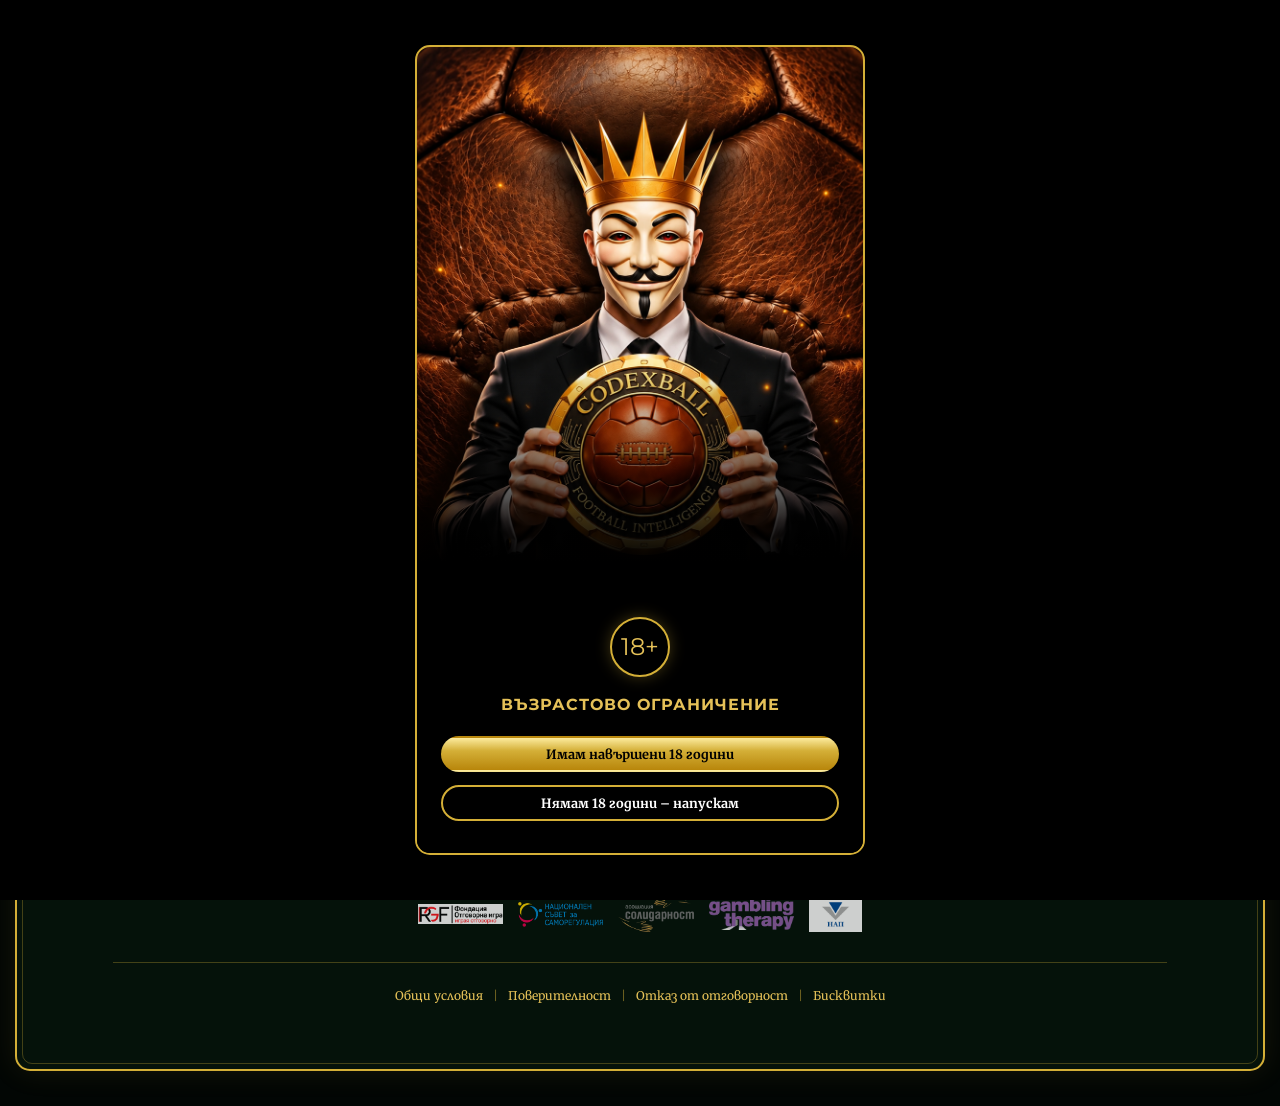
<file: index.html>
<!DOCTYPE html>
<html lang="bg">
<head>
    <meta charset="UTF-8">
    <meta name="viewport" content="width=device-width, initial-scale=1.0">
    <title>Codexball - Football Intelligence</title>
    <meta name="description" content="Проектът CODEXBALL предоставя ежедневно висококачествени и професионално анализирани футболни събития.">
    
    <!-- Google Fonts -->
    <link rel="preconnect" href="https://fonts.googleapis.com">
    <link rel="preconnect" href="https://fonts.gstatic.com" crossorigin>
    <link href="https://fonts.googleapis.com/css2?family=Montserrat:wght@700;800&family=Merriweather:ital,wght@0,300;0,400;0,700;1,400&display=swap" rel="stylesheet">
    
    <!-- FontAwesome for Icons -->
    <link rel="stylesheet" href="https://cdnjs.cloudflare.com/ajax/libs/font-awesome/6.4.0/css/all.min.css">
    
    <link rel="stylesheet" href="styles.css">
</head>
<body>

    <!-- ==========================================
         AGE VERIFICATION OVERLAY
         ========================================== -->
    <div id="age-gate" class="age-gate">
        <div class="age-gate-content">
            <div class="age-gate-text">
                <div class="age-icon">18+</div>
                <h2>ВЪЗРАСТОВО ОГРАНИЧЕНИЕ</h2>
            </div>

            <div class="age-gate-buttons">
                <button id="btn-age-yes" class="btn-primary">Имам навършени 18 години</button>
                <button id="btn-age-no" class="btn-outline">Нямам 18 години – напускам</button>
            </div>
        </div>
    </div>

    <!-- ==========================================
         MAIN CONTENT
         ========================================== -->
    <div class="page-wrapper">
        <main class="main-container">
            
            <!-- HEADER / LOGO (Title removed) -->
            <header class="header">
                <img src="assets/logo.jpg" alt="Codexball Logo" class="main-logo">
            </header>

            <!-- TEXT CONTENT -->
            <section class="content-section">
                <p class="lead-text">
                    Проектът CODEXBALL предоставя ежедневно висококачествени и професионално анализирани футболни събития. Всяка предоставена прогноза преминава през над 40 вида статистически, формулни, финансови, игрови и кадрови анализи.
                </p>
                
                <div class="divider">
                    <span>⚽</span>
                </div>

                <p class="body-text">
                    Разполагаме с огромна база данни, върху която ежедневно се правят свръханализи. Нашият подход се гради върху професионализъм и последователност във всяко решение, което вземаме. Вярваме, че успехът в тази сфера е невъзможен без отговорност и добро отношение към хората, които избират да ни се доверят. В основата на проекта стоят пълна прозрачност, коректност и надеждност, защото за нас доверието е най-ценният актив, гарантираме сигурност, дисциплина и отдаденост при всеки анализ, като не оставяме нищо на случайността, но прекрасно имаме нужда и от малко късмет! Залагаме на постоянни иновации и визия, за да превърнем анализите в дългосрочен устойчив успех. Всичко това сме събрали в уникален проект!
                </p>
                <!-- The second divider was removed from here -->
            </section>

            <!-- CALL TO ACTIONS -->
            <section class="cta-section">
                <!-- Telegram Channel Button -->
                <a href="https://t.me/+EHBNhcHBd7AzN2Jk" target="_blank" rel="noopener" class="btn-gold-large">
                    <i class="fa-brands fa-telegram"></i>
                    <span>ОФИЦИАЛЕН ТЕЛЕГРАМ КАНАЛ</span>
                </a>

                <div class="store-buttons">
                    <!-- Google Play Store Link -->
                    <a href="https://play.google.com/store/apps/details?id=org.telegram.messenger" target="_blank" rel="noopener" class="btn-gold-small">
                        <i class="fa-brands fa-google-play"></i>
                        <span>Изтегли Telegram<br>PlayStore</span>
                    </a>
                    <!-- Apple App Store Link -->
                    <a href="https://apps.apple.com/app/telegram-messenger/id686449807" target="_blank" rel="noopener" class="btn-gold-small">
                        <i class="fa-brands fa-apple"></i>
                        <span>Изтегли Telegram<br>AppStore</span>
                    </a>
                </div>
            </section>

            <!-- LEGAL & DISCLAIMERS -->
            <section class="legal-section">
                <div class="age-warning-bar">
                    <div class="age-badge">+18</div>
                    <p>ДОСТЪПЪТ УЕБСАЙТА И ТЕЛЕГРАМ КАНАЛА Е СТРОГО ЗАБРАНЕН ЗА ЛИЦА ПОД 18-ГОДИШНА ВЪЗРАСТ.</p>
                    <div class="age-badge">+18</div>
                </div>

                <div class="disclaimer-box">
                    <p>„Кодексбол“ ЕООД НЕ е хазартен оператор, НЕ организира хазартни игри, НЕ приема залози и НЕ събира средства за участие в залагания. Всички аналитични материали, тактически прегледи, статистика и прогнози се предоставят изключително и само в официалния Telegram канал. Съдържанието в Telegram канала има изцяло аналитичен, образователен и информативен характер.</p>
                </div>

                <!-- PARTNER LOGOS -->
                <div class="partner-logos">
                    <a href="https://otgovorna-igra.com/bg/" target="_blank" rel="noopener">
                        <img src="assets/logo-otgovorna-igra.png" alt="Фондация Отговорна игра" class="partner-logo">
                    </a>
                    <a href="https://nss-bg.org/kodeks/" target="_blank" rel="noopener">
                        <img src="assets/logo-samoregulacia.png" alt="Национален съвет за саморегулация" class="partner-logo">
                    </a>
                    <a href="https://drugsinfo-bg.org/hazartna-zavisimost/" target="_blank" rel="noopener">
                        <img src="assets/logo-assoc-solidarnost.webp" alt="Асоциация Солидарност" class="partner-logo">
                    </a>
                    <a href="https://www.gamblingtherapy.org/bg/" target="_blank" rel="noopener">
                        <img src="assets/logo-gambling-therapy.webp" alt="Gambling Therapy" class="partner-logo">
                    </a>
                    <a href="https://nra.bg/wps/portal/nra/gambling/responsible.gambling" target="_blank" rel="noopener">
                        <img src="assets/nap.jpg" alt="НАП" class="partner-logo">
                    </a>
                </div>
            </section>

            <!-- FOOTER -->
            <footer class="footer">
                <nav class="footer-links">
                    <a href="terms.html">Общи условия</a>
                    <span class="separator">|</span>
                    <a href="privacy.html">Поверителност</a>
                    <span class="separator">|</span>
                    <a href="disclaimer.html">Отказ от отговорност</a>
                    <span class="separator">|</span>
                    <a href="cookies.html">Бисквитки</a>
                </nav>
            </footer>

        </main>
    </div>

    <!-- Age Gate Logic Script -->
    <script>
        document.addEventListener('DOMContentLoaded', () => {
            const ageGate = document.getElementById('age-gate');
            const btnYes = document.getElementById('btn-age-yes');
            const btnNo = document.getElementById('btn-age-no');

            if (localStorage.getItem('ageVerified') === 'true') {
                ageGate.style.display = 'none';
            }

            btnYes.addEventListener('click', () => {
                localStorage.setItem('ageVerified', 'true');
                ageGate.style.display = 'none';
            });

            btnNo.addEventListener('click', () => {
                window.location.href = 'https://www.google.com';
            });
        });
    </script>
</body>
</html>
</file>
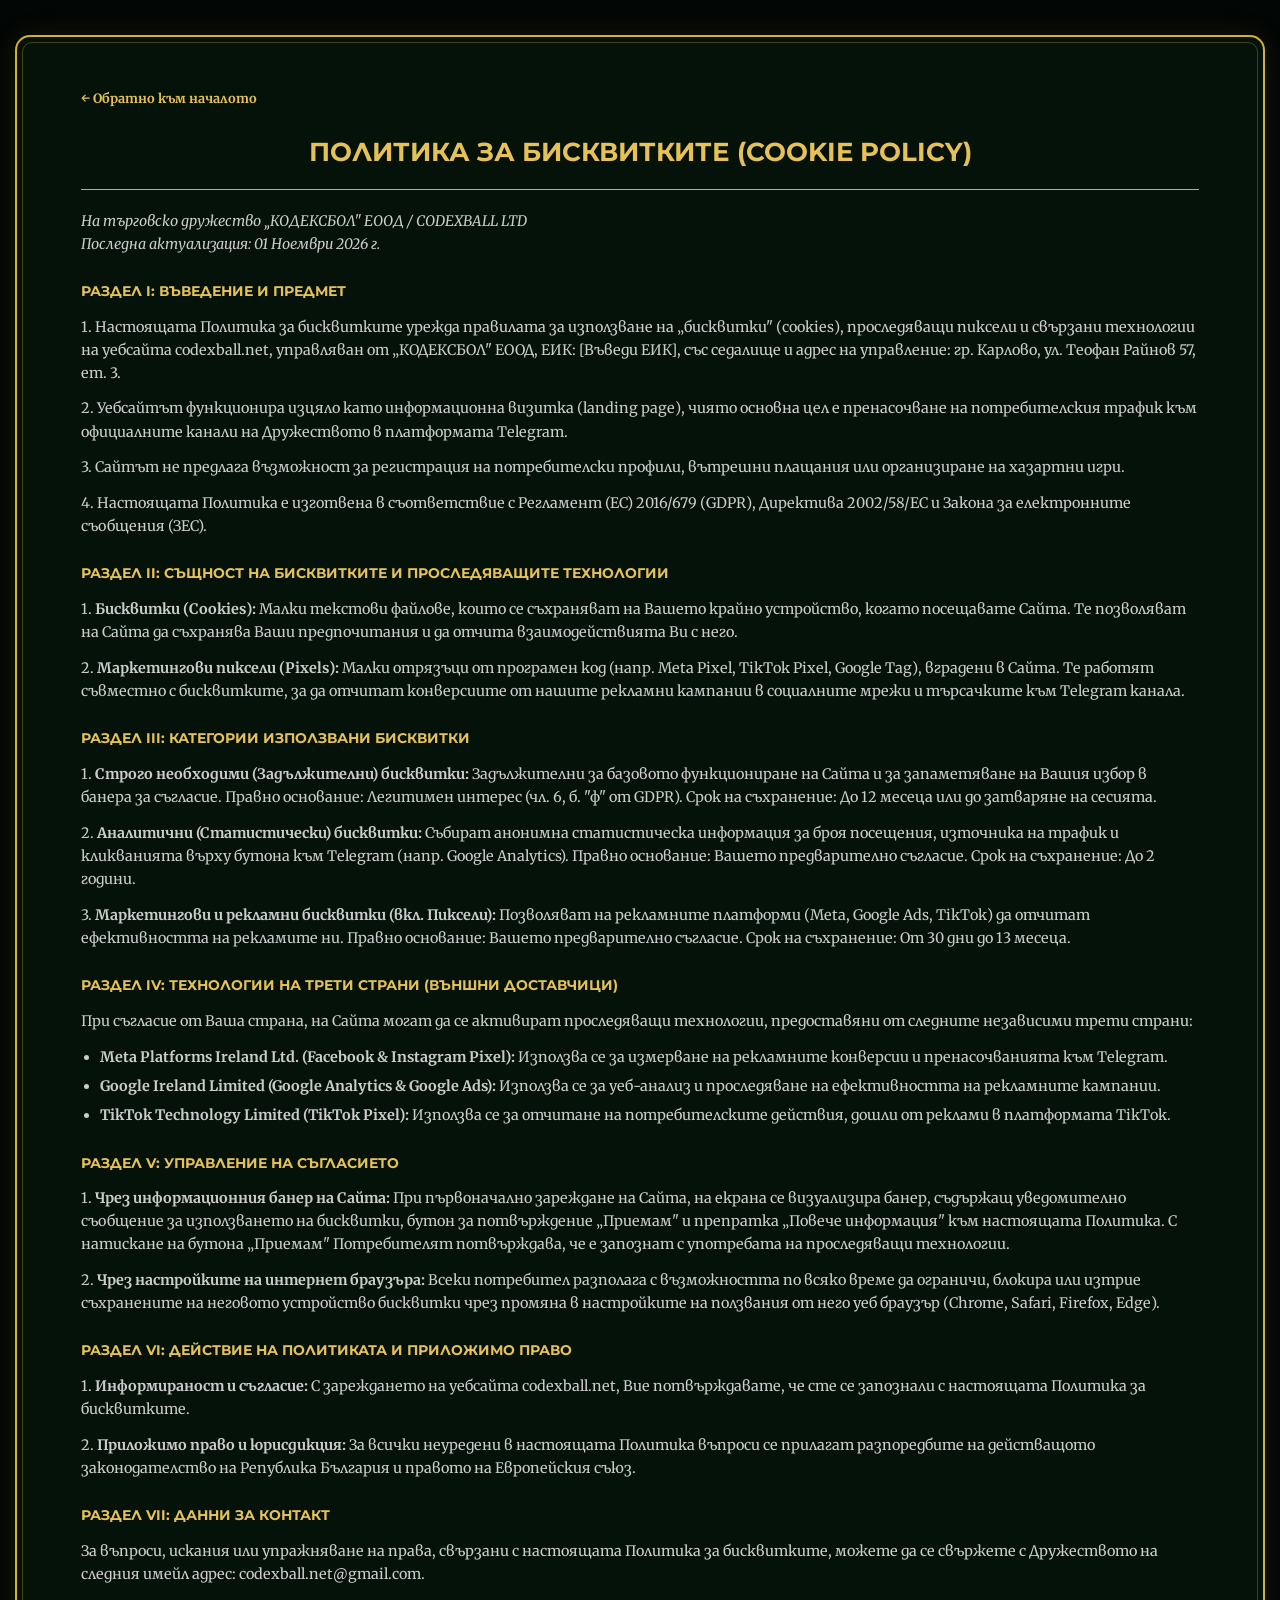
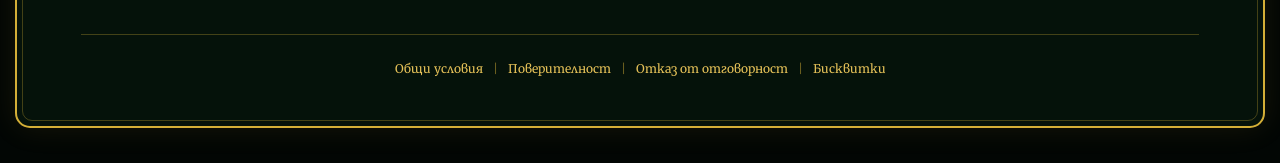
<file: cookies.html>
<!DOCTYPE html>
<html lang="bg">
<head>
    <meta charset="UTF-8">
    <meta name="viewport" content="width=device-width, initial-scale=1.0">
    <title>Политика за бисквитките - Codexball</title>
    <link rel="preconnect" href="https://fonts.googleapis.com">
    <link rel="preconnect" href="https://fonts.gstatic.com" crossorigin>
    <link href="https://fonts.googleapis.com/css2?family=Montserrat:wght@700;800&family=Merriweather:ital,wght@0,300;0,400;0,700;1,400&display=swap" rel="stylesheet">
    <link rel="stylesheet" href="styles.css">
</head>
<body>
    <div class="page-wrapper">
        <main class="main-container page-content">
            <a href="index.html" class="back-btn">← Обратно към началото</a>
            
            <h1>ПОЛИТИКА ЗА БИСКВИТКИТЕ (COOKIE POLICY)</h1>
            <p><em>На търговско дружество „КОДЕКСБОЛ" ЕООД / CODEXBALL LTD<br>Последна актуализация: 01 Ноември 2026 г.</em></p>

            <h2>РАЗДЕЛ I: ВЪВЕДЕНИЕ И ПРЕДМЕТ</h2>
            <p>1. Настоящата Политика за бисквитките урежда правилата за използване на „бисквитки" (cookies), проследяващи пиксели и свързани технологии на уебсайта codexball.net, управляван от „КОДЕКСБОЛ" ЕООД, ЕИК: [Въведи ЕИК], със седалище и адрес на управление: гр. Карлово, ул. Теофан Райнов 57, ет. 3.</p>
            <p>2. Уебсайтът функционира изцяло като информационна визитка (landing page), чиято основна цел е пренасочване на потребителския трафик към официалните канали на Дружеството в платформата Telegram.</p>
            <p>3. Сайтът не предлага възможност за регистрация на потребителски профили, вътрешни плащания или организиране на хазартни игри.</p>
            <p>4. Настоящата Политика е изготвена в съответствие с Регламент (ЕС) 2016/679 (GDPR), Директива 2002/58/ЕС и Закона за електронните съобщения (ЗЕС).</p>

            <h2>РАЗДЕЛ II: СЪЩНОСТ НА БИСКВИТКИТЕ И ПРОСЛЕДЯВАЩИТЕ ТЕХНОЛОГИИ</h2>
            <p>1. <strong>Бисквитки (Cookies):</strong> Малки текстови файлове, които се съхраняват на Вашето крайно устройство, когато посещавате Сайта. Те позволяват на Сайта да съхранява Ваши предпочитания и да отчита взаимодействията Ви с него.</p>
            <p>2. <strong>Маркетингови пиксели (Pixels):</strong> Малки отрязъци от програмен код (напр. Meta Pixel, TikTok Pixel, Google Tag), вградени в Сайта. Те работят съвместно с бисквитките, за да отчитат конверсиите от нашите рекламни кампании в социалните мрежи и търсачките към Telegram канала.</p>

            <h2>РАЗДЕЛ III: КАТЕГОРИИ ИЗПОЛЗВАНИ БИСКВИТКИ</h2>
            <p>1. <strong>Строго необходими (Задължителни) бисквитки:</strong> Задължителни за базовото функциониране на Сайта и за запаметяване на Вашия избор в банера за съгласие. Правно основание: Легитимен интерес (чл. 6, б. "ф" от GDPR). Срок на съхранение: До 12 месеца или до затваряне на сесията.</p>
            <p>2. <strong>Аналитични (Статистически) бисквитки:</strong> Събират анонимна статистическа информация за броя посещения, източника на трафик и кликванията върху бутона към Telegram (напр. Google Analytics). Правно основание: Вашето предварително съгласие. Срок на съхранение: До 2 години.</p>
            <p>3. <strong>Маркетингови и рекламни бисквитки (вкл. Пиксели):</strong> Позволяват на рекламните платформи (Meta, Google Ads, TikTok) да отчитат ефективността на рекламите ни. Правно основание: Вашето предварително съгласие. Срок на съхранение: От 30 дни до 13 месеца.</p>

            <h2>РАЗДЕЛ IV: ТЕХНОЛОГИИ НА ТРЕТИ СТРАНИ (ВЪНШНИ ДОСТАВЧИЦИ)</h2>
            <p>При съгласие от Ваша страна, на Сайта могат да се активират проследяващи технологии, предоставяни от следните независими трети страни:</p>
            <ul>
                <li><strong>Meta Platforms Ireland Ltd. (Facebook & Instagram Pixel):</strong> Използва се за измерване на рекламните конверсии и пренасочванията към Telegram.</li>
                <li><strong>Google Ireland Limited (Google Analytics & Google Ads):</strong> Използва се за уеб-анализ и проследяване на ефективността на рекламните кампании.</li>
                <li><strong>TikTok Technology Limited (TikTok Pixel):</strong> Използва се за отчитане на потребителските действия, дошли от реклами в платформата TikTok.</li>
            </ul>

            <h2>РАЗДЕЛ V: УПРАВЛЕНИЕ НА СЪГЛАСИЕТО</h2>
            <p>1. <strong>Чрез информационния банер на Сайта:</strong> При първоначално зареждане на Сайта, на екрана се визуализира банер, съдържащ уведомително съобщение за използването на бисквитки, бутон за потвърждение „Приемам" и препратка „Повече информация" към настоящата Политика. С натискане на бутона „Приемам" Потребителят потвърждава, че е запознат с употребата на проследяващи технологии.</p>
            <p>2. <strong>Чрез настройките на интернет браузъра:</strong> Всеки потребител разполага с възможността по всяко време да ограничи, блокира или изтрие съхранените на неговото устройство бисквитки чрез промяна в настройките на ползвания от него уеб браузър (Chrome, Safari, Firefox, Edge).</p>

            <h2>РАЗДЕЛ VI: ДЕЙСТВИЕ НА ПОЛИТИКАТА И ПРИЛОЖИМО ПРАВО</h2>
            <p>1. <strong>Информираност и съгласие:</strong> С зареждането на уебсайта codexball.net, Вие потвърждавате, че сте се запознали с настоящата Политика за бисквитките.</p>
            <p>2. <strong>Приложимо право и юрисдикция:</strong> За всички неуредени в настоящата Политика въпроси се прилагат разпоредбите на действащото законодателство на Република България и правото на Европейския съюз.</p>

            <h2>РАЗДЕЛ VII: ДАННИ ЗА КОНТАКТ</h2>
            <p>За въпроси, искания или упражняване на права, свързани с настоящата Политика за бисквитките, можете да се свържете с Дружеството на следния имейл адрес: codexball.net@gmail.com.</p>

            <footer class="footer" style="margin-top: 3rem;">
                <nav class="footer-links">
                    <a href="terms.html">Общи условия</a>
                    <span class="separator">|</span>
                    <a href="privacy.html">Поверителност</a>
                    <span class="separator">|</span>
                    <a href="disclaimer.html">Отказ от отговорност</a>
                    <span class="separator">|</span>
                    <a href="cookies.html">Бисквитки</a>
                </nav>
            </footer>
        </main>
    </div>
</body>
</html>
</file>
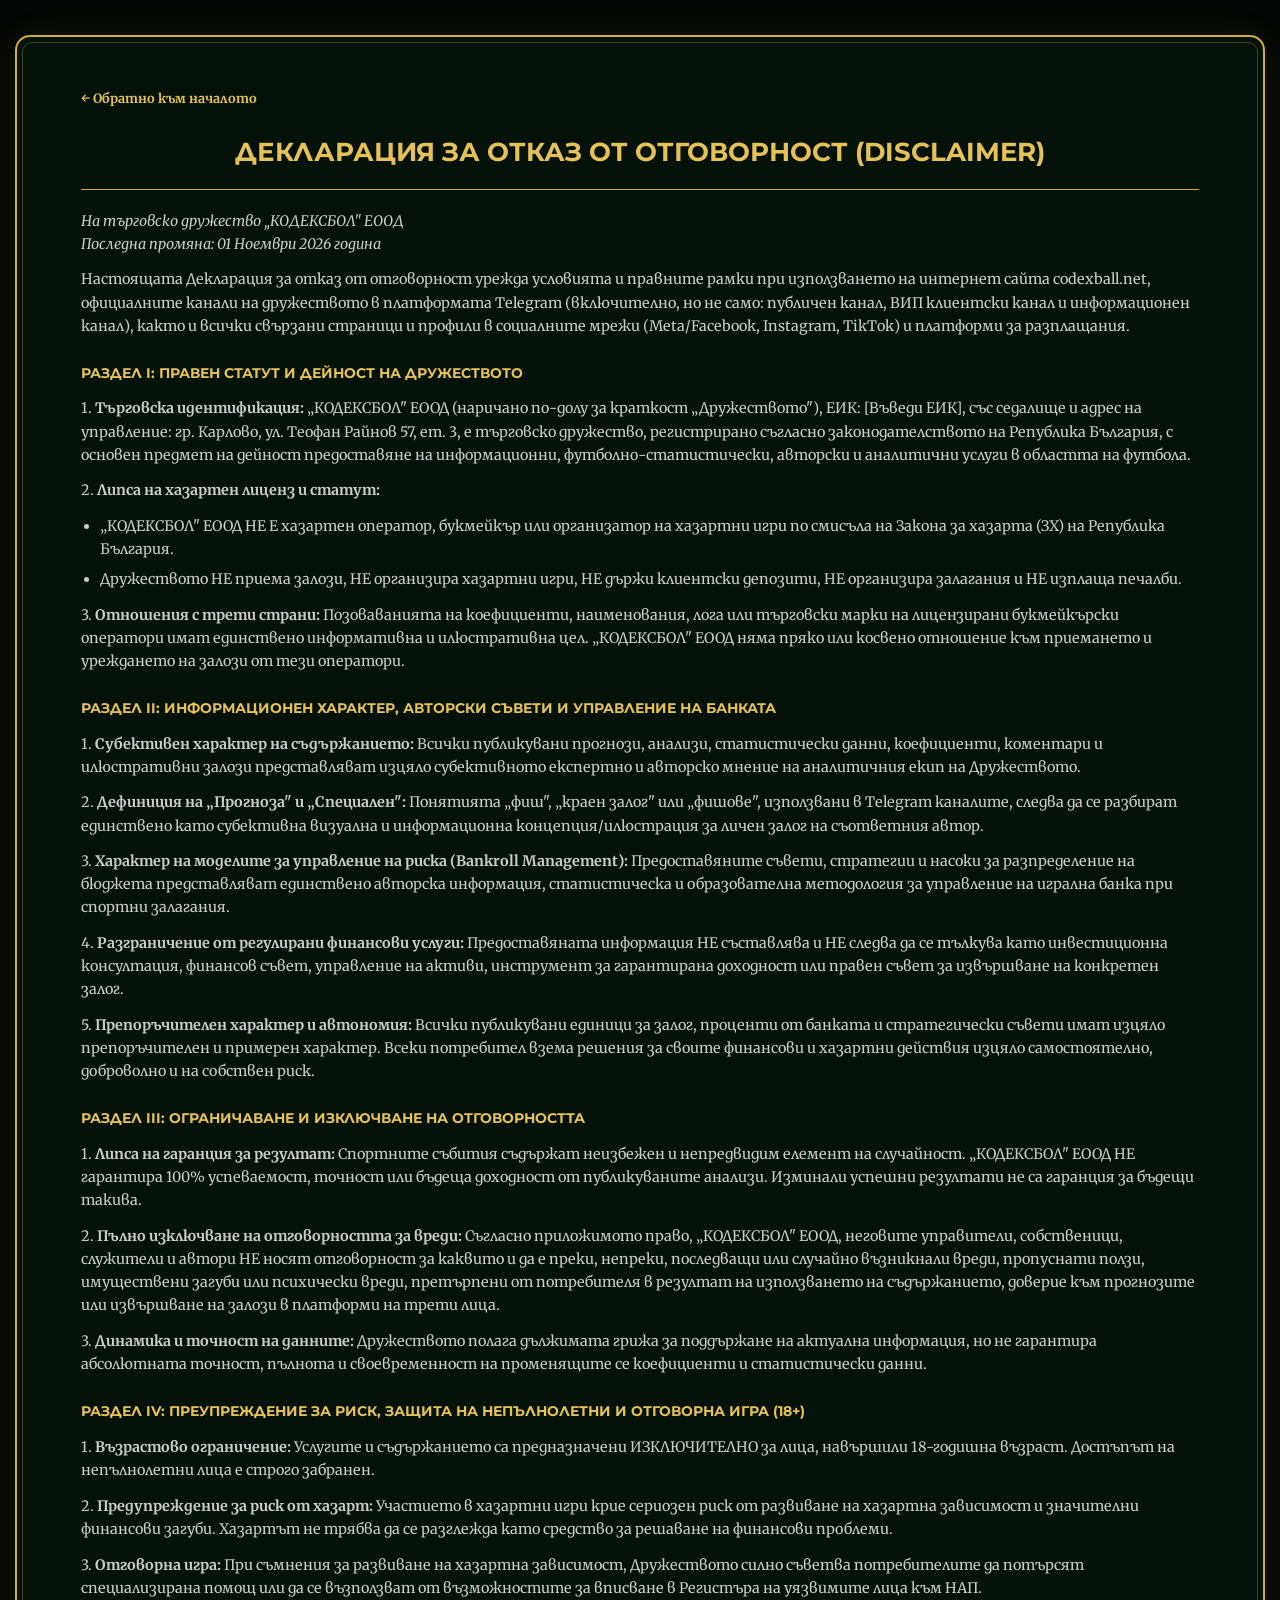
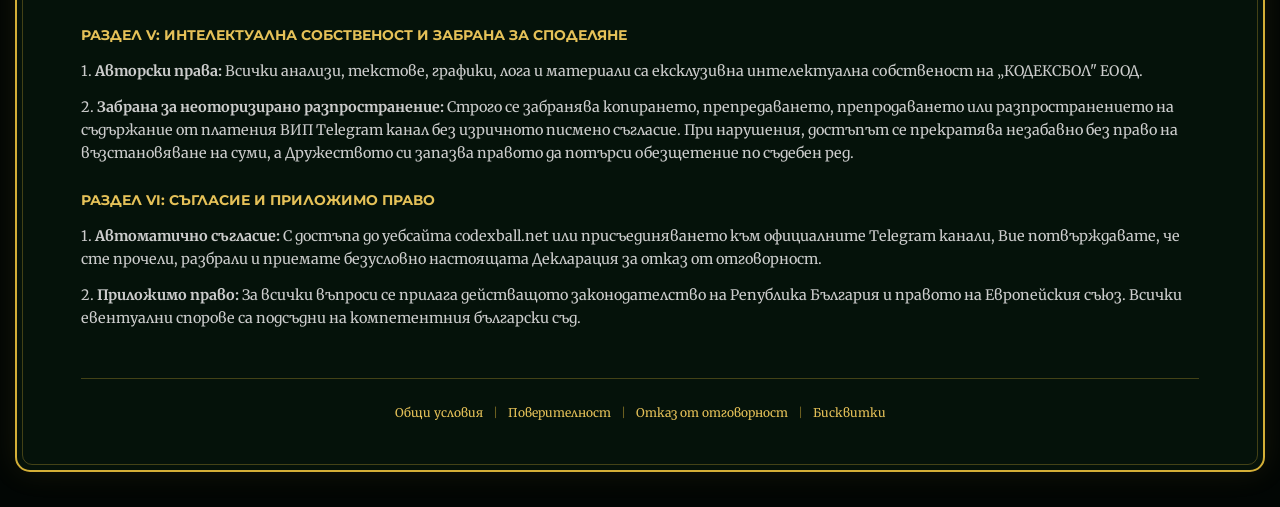
<file: disclaimer.html>
<!DOCTYPE html>
<html lang="bg">
<head>
    <meta charset="UTF-8">
    <meta name="viewport" content="width=device-width, initial-scale=1.0">
    <title>Отказ от отговорност - Codexball</title>
    <link rel="preconnect" href="https://fonts.googleapis.com">
    <link rel="preconnect" href="https://fonts.gstatic.com" crossorigin>
    <link href="https://fonts.googleapis.com/css2?family=Montserrat:wght@700;800&family=Merriweather:ital,wght@0,300;0,400;0,700;1,400&display=swap" rel="stylesheet">
    <link rel="stylesheet" href="styles.css">
</head>
<body>
    <div class="page-wrapper">
        <main class="main-container page-content">
            <a href="index.html" class="back-btn">← Обратно към началото</a>
            
            <h1>ДЕКЛАРАЦИЯ ЗА ОТКАЗ ОТ ОТГОВОРНОСТ (DISCLAIMER)</h1>
            <p><em>На търговско дружество „КОДЕКСБОЛ" ЕООД<br>Последна промяна: 01 Ноември 2026 година</em></p>
            
            <p>Настоящата Декларация за отказ от отговорност урежда условията и правните рамки при използването на интернет сайта codexball.net, официалните канали на дружеството в платформата Telegram (включително, но не само: публичен канал, ВИП клиентски канал и информационен канал), както и всички свързани страници и профили в социалните мрежи (Meta/Facebook, Instagram, TikTok) и платформи за разплащания.</p>

            <h2>РАЗДЕЛ I: ПРАВЕН СТАТУТ И ДЕЙНОСТ НА ДРУЖЕСТВОТО</h2>
            <p>1. <strong>Търговска идентификация:</strong> „КОДЕКСБОЛ" ЕООД (наричано по-долу за краткост „Дружеството"), ЕИК: [Въведи ЕИК], със седалище и адрес на управление: гр. Карлово, ул. Теофан Райнов 57, ет. 3, е търговско дружество, регистрирано съгласно законодателството на Република България, с основен предмет на дейност предоставяне на информационни, футболно-статистически, авторски и аналитични услуги в областта на футбола.</p>
            <p>2. <strong>Липса на хазартен лиценз и статут:</strong></p>
            <ul>
                <li>„КОДЕКСБОЛ" ЕООД НЕ Е хазартен оператор, букмейкър или организатор на хазартни игри по смисъла на Закона за хазарта (ЗХ) на Република България.</li>
                <li>Дружеството НЕ приема залози, НЕ организира хазартни игри, НЕ държи клиентски депозити, НЕ организира залагания и НЕ изплаща печалби.</li>
            </ul>
            <p>3. <strong>Отношения с трети страни:</strong> Позоваванията на коефициенти, наименования, лога или търговски марки на лицензирани букмейкърски оператори имат единствено информативна и илюстративна цел. „КОДЕКСБОЛ" ЕООД няма пряко или косвено отношение към приемането и уреждането на залози от тези оператори.</p>

            <h2>РАЗДЕЛ II: ИНФОРМАЦИОНЕН ХАРАКТЕР, АВТОРСКИ СЪВЕТИ И УПРАВЛЕНИЕ НА БАНКАТА</h2>
            <p>1. <strong>Субективен характер на съдържанието:</strong> Всички публикувани прогнози, анализи, статистически данни, коефициенти, коментари и илюстративни залози представляват изцяло субективното експертно и авторско мнение на аналитичния екип на Дружеството.</p>
            <p>2. <strong>Дефиниция на „Прогноза" и „Специален":</strong> Понятията „фиш", „краен залог" или „фишове", използвани в Telegram каналите, следва да се разбират единствено като субективна визуална и информационна концепция/илюстрация за личен залог на съответния автор.</p>
            <p>3. <strong>Характер на моделите за управление на риска (Bankroll Management):</strong> Предоставяните съвети, стратегии и насоки за разпределение на бюджета представляват единствено авторска информация, статистическа и образователна методология за управление на игрална банка при спортни залагания.</p>
            <p>4. <strong>Разграничение от регулирани финансови услуги:</strong> Предоставяната информация НЕ съставлява и НЕ следва да се тълкува като инвестиционна консултация, финансов съвет, управление на активи, инструмент за гарантирана доходност или правен съвет за извършване на конкретен залог.</p>
            <p>5. <strong>Препоръчителен характер и автономия:</strong> Всички публикувани единици за залог, проценти от банката и стратегически съвети имат изцяло препоръчителен и примерен характер. Всеки потребител взема решения за своите финансови и хазартни действия изцяло самостоятелно, доброволно и на собствен риск.</p>

            <h2>РАЗДЕЛ III: ОГРАНИЧАВАНЕ И ИЗКЛЮЧВАНЕ НА ОТГОВОРНОСТТА</h2>
            <p>1. <strong>Липса на гаранция за резултат:</strong> Спортните събития съдържат неизбежен и непредвидим елемент на случайност. „КОДЕКСБОЛ" ЕООД НЕ гарантира 100% успеваемост, точност или бъдеща доходност от публикуваните анализи. Изминали успешни резултати не са гаранция за бъдещи такива.</p>
            <p>2. <strong>Пълно изключване на отговорността за вреди:</strong> Съгласно приложимото право, „КОДЕКСБОЛ" ЕООД, неговите управители, собственици, служители и автори НЕ носят отговорност за каквито и да е преки, непреки, последващи или случайно възникнали вреди, пропуснати ползи, имуществени загуби или психически вреди, претърпени от потребителя в резултат на използването на съдържанието, доверие към прогнозите или извършване на залози в платформи на трети лица.</p>
            <p>3. <strong>Динамика и точност на данните:</strong> Дружеството полага дължимата грижа за поддържане на актуална информация, но не гарантира абсолютната точност, пълнота и своевременност на променящите се коефициенти и статистически данни.</p>

            <h2>РАЗДЕЛ IV: ПРЕУПРЕЖДЕНИЕ ЗА РИСК, ЗАЩИТА НА НЕПЪЛНОЛЕТНИ И ОТГОВОРНА ИГРА (18+)</h2>
            <p>1. <strong>Възрастово ограничение:</strong> Услугите и съдържанието са предназначени ИЗКЛЮЧИТЕЛНО за лица, навършили 18-годишна възраст. Достъпът на непълнолетни лица е строго забранен.</p>
            <p>2. <strong>Предупреждение за риск от хазарт:</strong> Участието в хазартни игри крие сериозен риск от развиване на хазартна зависимост и значителни финансови загуби. Хазартът не трябва да се разглежда като средство за решаване на финансови проблеми.</p>
            <p>3. <strong>Отговорна игра:</strong> При съмнения за развиване на хазартна зависимост, Дружеството силно съветва потребителите да потърсят специализирана помощ или да се възползват от възможностите за вписване в Регистъра на уязвимите лица към НАП.</p>

            <h2>РАЗДЕЛ V: ИНТЕЛЕКТУАЛНА СОБСТВЕНОСТ И ЗАБРАНА ЗА СПОДЕЛЯНЕ</h2>
            <p>1. <strong>Авторски права:</strong> Всички анализи, текстове, графики, лога и материали са ексклузивна интелектуална собственост на „КОДЕКСБОЛ" ЕООД.</p>
            <p>2. <strong>Забрана за неоторизирано разпространение:</strong> Строго се забранява копирането, препредаването, препродаването или разпространението на съдържание от платения ВИП Telegram канал без изричното писмено съгласие. При нарушения, достъпът се прекратява незабавно без право на възстановяване на суми, а Дружеството си запазва правото да потърси обезщетение по съдебен ред.</p>

            <h2>РАЗДЕЛ VI: СЪГЛАСИЕ И ПРИЛОЖИМО ПРАВО</h2>
            <p>1. <strong>Автоматично съгласие:</strong> С достъпа до уебсайта codexball.net или присъединяването към официалните Telegram канали, Вие потвърждавате, че сте прочели, разбрали и приемате безусловно настоящата Декларация за отказ от отговорност.</p>
            <p>2. <strong>Приложимо право:</strong> За всички въпроси се прилага действащото законодателство на Република България и правото на Европейския съюз. Всички евентуални спорове са подсъдни на компетентния български съд.</p>

            <footer class="footer" style="margin-top: 3rem;">
                <nav class="footer-links">
                    <a href="terms.html">Общи условия</a>
                    <span class="separator">|</span>
                    <a href="privacy.html">Поверителност</a>
                    <span class="separator">|</span>
                    <a href="disclaimer.html">Отказ от отговорност</a>
                    <span class="separator">|</span>
                    <a href="cookies.html">Бисквитки</a>
                </nav>
            </footer>
        </main>
    </div>
</body>
</html>
</file>
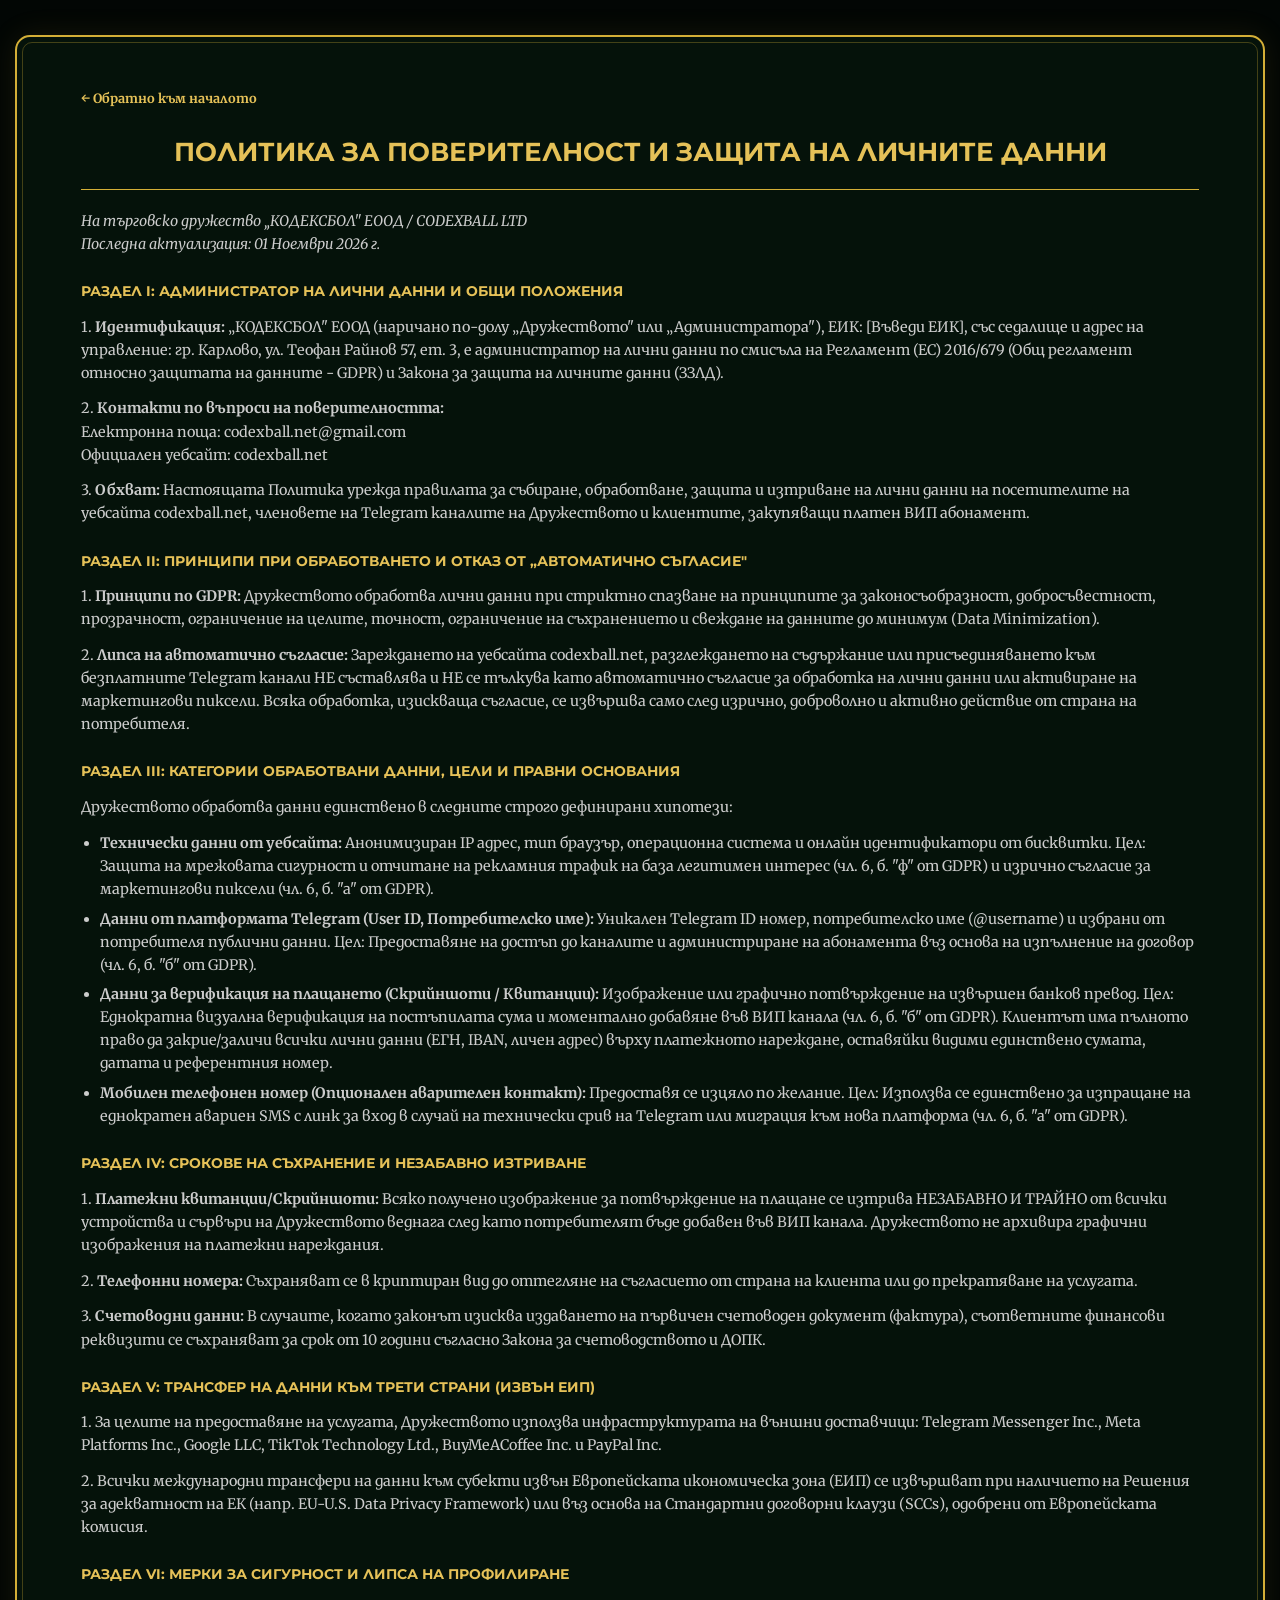
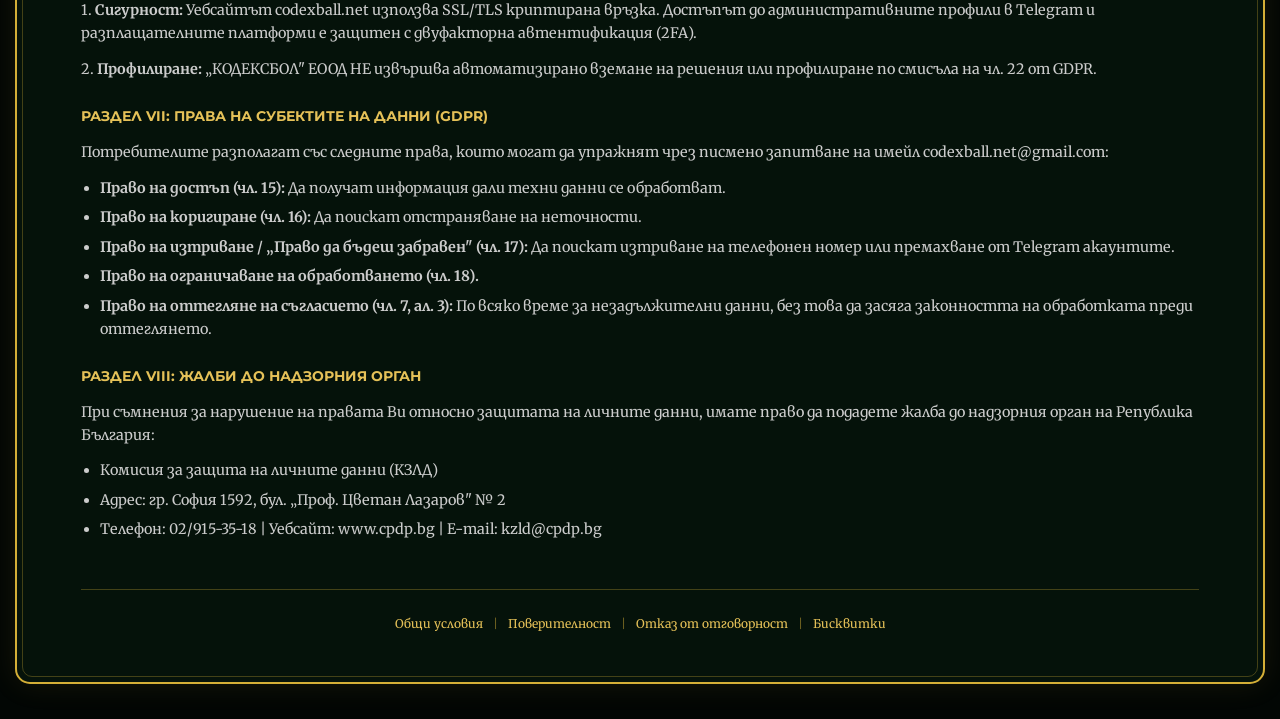
<file: privacy.html>
<!DOCTYPE html>
<html lang="bg">
<head>
    <meta charset="UTF-8">
    <meta name="viewport" content="width=device-width, initial-scale=1.0">
    <title>Политика за поверителност - Codexball</title>
    <link rel="preconnect" href="https://fonts.googleapis.com">
    <link rel="preconnect" href="https://fonts.gstatic.com" crossorigin>
    <link href="https://fonts.googleapis.com/css2?family=Montserrat:wght@700;800&family=Merriweather:ital,wght@0,300;0,400;0,700;1,400&display=swap" rel="stylesheet">
    <link rel="stylesheet" href="styles.css">
</head>
<body>
    <div class="page-wrapper">
        <main class="main-container page-content">
            <a href="index.html" class="back-btn">← Обратно към началото</a>
            
            <h1>ПОЛИТИКА ЗА ПОВЕРИТЕЛНОСТ И ЗАЩИТА НА ЛИЧНИТЕ ДАННИ</h1>
            <p><em>На търговско дружество „КОДЕКСБОЛ" ЕООД / CODEXBALL LTD<br>Последна актуализация: 01 Ноември 2026 г.</em></p>

            <h2>РАЗДЕЛ I: АДМИНИСТРАТОР НА ЛИЧНИ ДАННИ И ОБЩИ ПОЛОЖЕНИЯ</h2>
            <p>1. <strong>Идентификация:</strong> „КОДЕКСБОЛ" ЕООД (наричано по-долу „Дружеството" или „Администратора"), ЕИК: [Въведи ЕИК], със седалище и адрес на управление: гр. Карлово, ул. Теофан Райнов 57, ет. 3, е администратор на лични данни по смисъла на Регламент (ЕС) 2016/679 (Общ регламент относно защитата на данните - GDPR) и Закона за защита на личните данни (ЗЗЛД).</p>
            <p>2. <strong>Контакти по въпроси на поверителността:</strong><br>
            Електронна поща: codexball.net@gmail.com<br>
            Официален уебсайт: codexball.net</p>
            <p>3. <strong>Обхват:</strong> Настоящата Политика урежда правилата за събиране, обработване, защита и изтриване на лични данни на посетителите на уебсайта codexball.net, членовете на Telegram каналите на Дружеството и клиентите, закупяващи платен ВИП абонамент.</p>

            <h2>РАЗДЕЛ II: ПРИНЦИПИ ПРИ ОБРАБОТВАНЕТО И ОТКАЗ ОТ „АВТОМАТИЧНО СЪГЛАСИЕ"</h2>
            <p>1. <strong>Принципи по GDPR:</strong> Дружеството обработва лични данни при стриктно спазване на принципите за законосъобразност, добросъвестност, прозрачност, ограничение на целите, точност, ограничение на съхранението и свеждане на данните до минимум (Data Minimization).</p>
            <p>2. <strong>Липса на автоматично съгласие:</strong> Зареждането на уебсайта codexball.net, разглеждането на съдържание или присъединяването към безплатните Telegram канали НЕ съставлява и НЕ се тълкува като автоматично съгласие за обработка на лични данни или активиране на маркетингови пиксели. Всяка обработка, изискваща съгласие, се извършва само след изрично, доброволно и активно действие от страна на потребителя.</p>

            <h2>РАЗДЕЛ III: КАТЕГОРИИ ОБРАБОТВАНИ ДАННИ, ЦЕЛИ И ПРАВНИ ОСНОВАНИЯ</h2>
            <p>Дружеството обработва данни единствено в следните строго дефинирани хипотези:</p>
            <ul>
                <li><strong>Технически данни от уебсайта:</strong> Анонимизиран IP адрес, тип браузър, операционна система и онлайн идентификатори от бисквитки. Цел: Защита на мрежовата сигурност и отчитане на рекламния трафик на база легитимен интерес (чл. 6, б. "ф" от GDPR) и изрично съгласие за маркетингови пиксели (чл. 6, б. "а" от GDPR).</li>
                <li><strong>Данни от платформата Telegram (User ID, Потребителско име):</strong> Уникален Telegram ID номер, потребителско име (@username) и избрани от потребителя публични данни. Цел: Предоставяне на достъп до каналите и администриране на абонамента въз основа на изпълнение на договор (чл. 6, б. "б" от GDPR).</li>
                <li><strong>Данни за верификация на плащането (Скрийншоти / Квитанции):</strong> Изображение или графично потвърждение на извършен банков превод. Цел: Еднократна визуална верификация на постъпилата сума и моментално добавяне във ВИП канала (чл. 6, б. "б" от GDPR). Клиентът има пълното право да закрие/заличи всички лични данни (ЕГН, IBAN, личен адрес) върху платежното нареждане, оставяйки видими единствено сумата, датата и референтния номер.</li>
                <li><strong>Мобилен телефонен номер (Опционален аварителен контакт):</strong> Предоставя се изцяло по желание. Цел: Използва се единствено за изпращане на еднократен авариен SMS с линк за вход в случай на технически срив на Telegram или миграция към нова платформа (чл. 6, б. "а" от GDPR).</li>
            </ul>

            <h2>РАЗДЕЛ IV: СРОКОВЕ НА СЪХРАНЕНИЕ И НЕЗАБАВНО ИЗТРИВАНЕ</h2>
            <p>1. <strong>Платежни квитанции/Скрийншоти:</strong> Всяко получено изображение за потвърждение на плащане се изтрива НЕЗАБАВНО И ТРАЙНО от всички устройства и сървъри на Дружеството веднага след като потребителят бъде добавен във ВИП канала. Дружеството не архивира графични изображения на платежни нареждания.</p>
            <p>2. <strong>Телефонни номера:</strong> Съхраняват се в криптиран вид до оттегляне на съгласието от страна на клиента или до прекратяване на услугата.</p>
            <p>3. <strong>Счетоводни данни:</strong> В случаите, когато законът изисква издаването на първичен счетоводен документ (фактура), съответните финансови реквизити се съхраняват за срок от 10 години съгласно Закона за счетоводството и ДОПК.</p>

            <h2>РАЗДЕЛ V: ТРАНСФЕР НА ДАННИ КЪМ ТРЕТИ СТРАНИ (ИЗВЪН ЕИП)</h2>
            <p>1. За целите на предоставяне на услугата, Дружеството използва инфраструктурата на външни доставчици: Telegram Messenger Inc., Meta Platforms Inc., Google LLC, TikTok Technology Ltd., BuyMeACoffee Inc. и PayPal Inc.</p>
            <p>2. Всички международни трансфери на данни към субекти извън Европейската икономическа зона (ЕИП) се извършват при наличието на Решения за адекватност на ЕК (напр. EU-U.S. Data Privacy Framework) или въз основа на Стандартни договорни клаузи (SCCs), одобрени от Европейската комисия.</p>

            <h2>РАЗДЕЛ VI: МЕРКИ ЗА СИГУРНОСТ И ЛИПСА НА ПРОФИЛИРАНЕ</h2>
            <p>1. <strong>Сигурност:</strong> Уебсайтът codexball.net използва SSL/TLS криптирана връзка. Достъпът до административните профили в Telegram и разплащателните платформи е защитен с двуфакторна автентификация (2FA).</p>
            <p>2. <strong>Профилиране:</strong> „КОДЕКСБОЛ" ЕООД НЕ извършва автоматизирано вземане на решения или профилиране по смисъла на чл. 22 от GDPR.</p>

            <h2>РАЗДЕЛ VII: ПРАВА НА СУБЕКТИТЕ НА ДАННИ (GDPR)</h2>
            <p>Потребителите разполагат със следните права, които могат да упражнят чрез писмено запитване на имейл codexball.net@gmail.com:</p>
            <ul>
                <li><strong>Право на достъп (чл. 15):</strong> Да получат информация дали техни данни се обработват.</li>
                <li><strong>Право на коригиране (чл. 16):</strong> Да поискат отстраняване на неточности.</li>
                <li><strong>Право на изтриване / „Право да бъдеш забравен" (чл. 17):</strong> Да поискат изтриване на телефонен номер или премахване от Telegram акаунтите.</li>
                <li><strong>Право на ограничаване на обработването (чл. 18).</strong></li>
                <li><strong>Право на оттегляне на съгласието (чл. 7, ал. 3):</strong> По всяко време за незадължителни данни, без това да засяга законността на обработката преди оттеглянето.</li>
            </ul>

            <h2>РАЗДЕЛ VIII: ЖАЛБИ ДО НАДЗОРНИЯ ОРГАН</h2>
            <p>При съмнения за нарушение на правата Ви относно защитата на личните данни, имате право да подадете жалба до надзорния орган на Република България:</p>
            <ul>
                <li>Комисия за защита на личните данни (КЗЛД)</li>
                <li>Адрес: гр. София 1592, бул. „Проф. Цветан Лазаров" № 2</li>
                <li>Телефон: 02/915-35-18 | Уебсайт: www.cpdp.bg | Е-mail: kzld@cpdp.bg</li>
            </ul>

            <footer class="footer" style="margin-top: 3rem;">
                <nav class="footer-links">
                    <a href="terms.html">Общи условия</a>
                    <span class="separator">|</span>
                    <a href="privacy.html">Поверителност</a>
                    <span class="separator">|</span>
                    <a href="disclaimer.html">Отказ от отговорност</a>
                    <span class="separator">|</span>
                    <a href="cookies.html">Бисквитки</a>
                </nav>
            </footer>
        </main>
    </div>
</body>
</html>
</file>
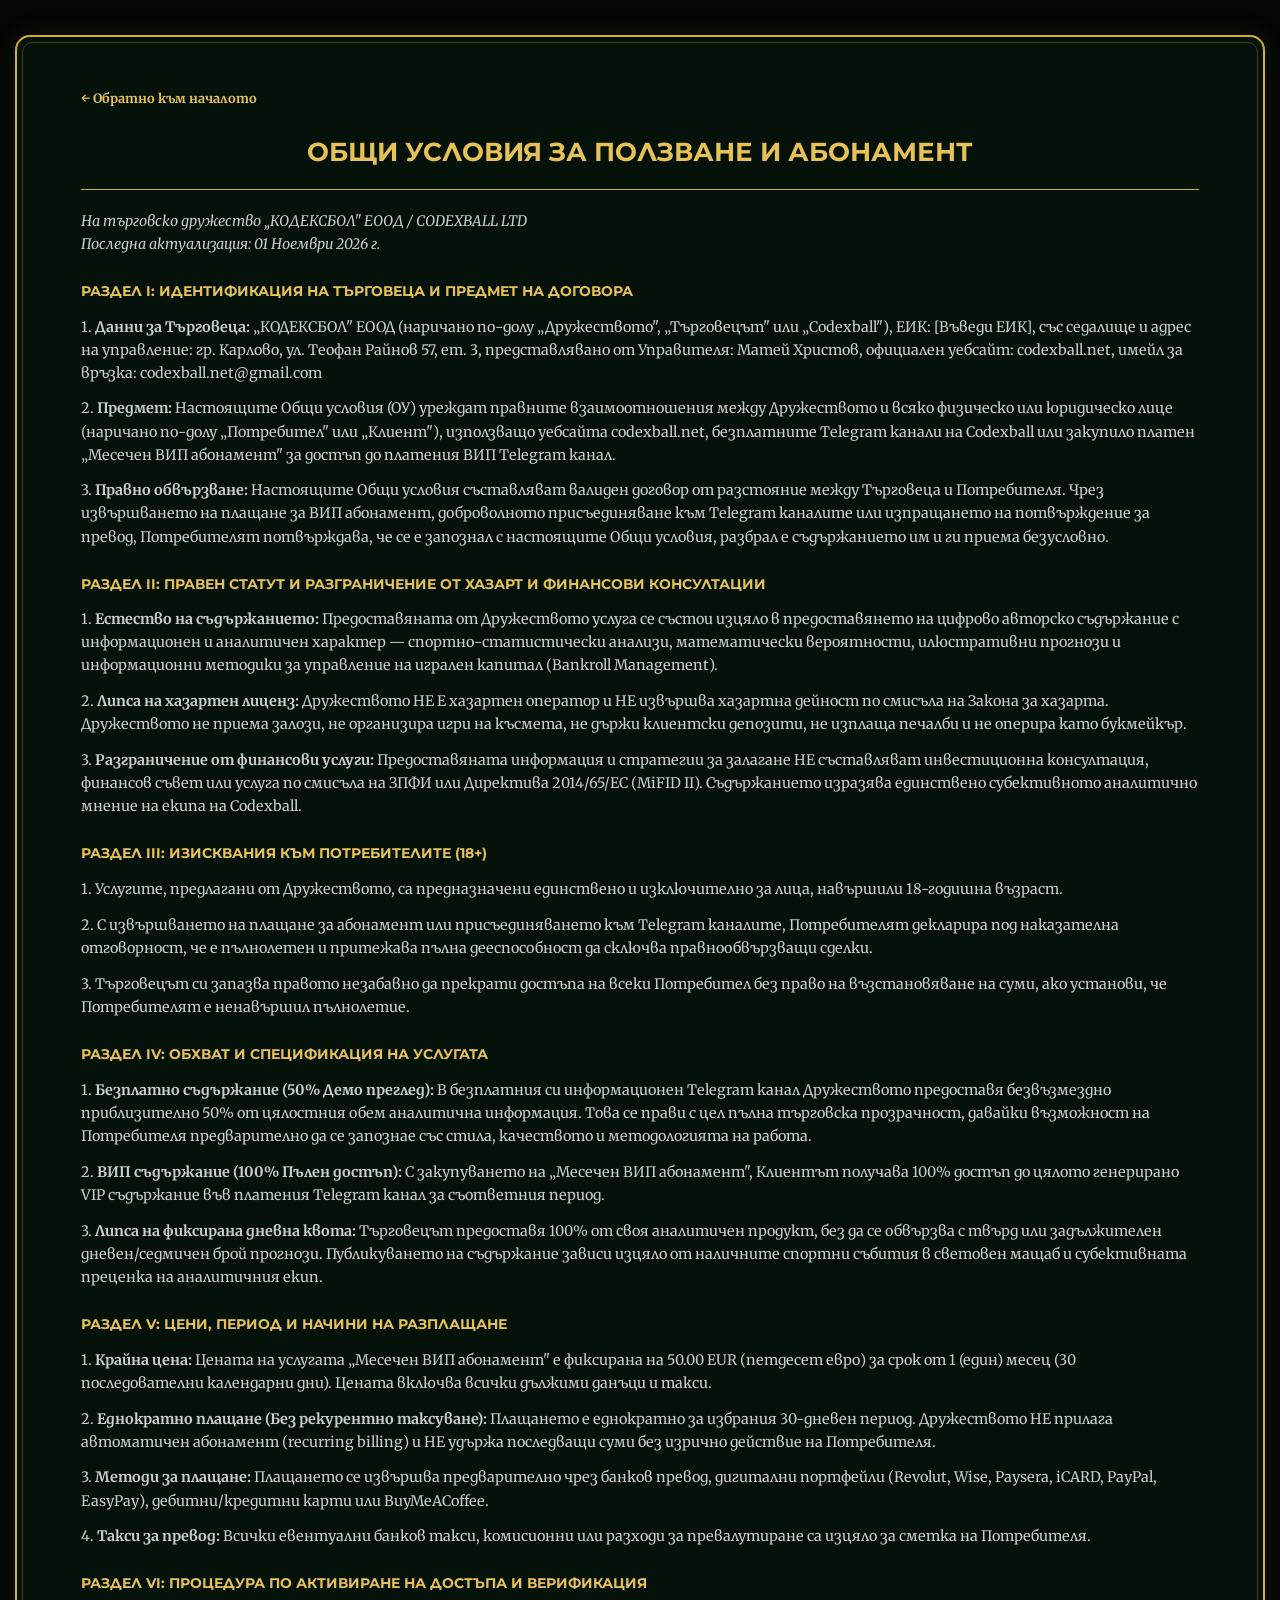
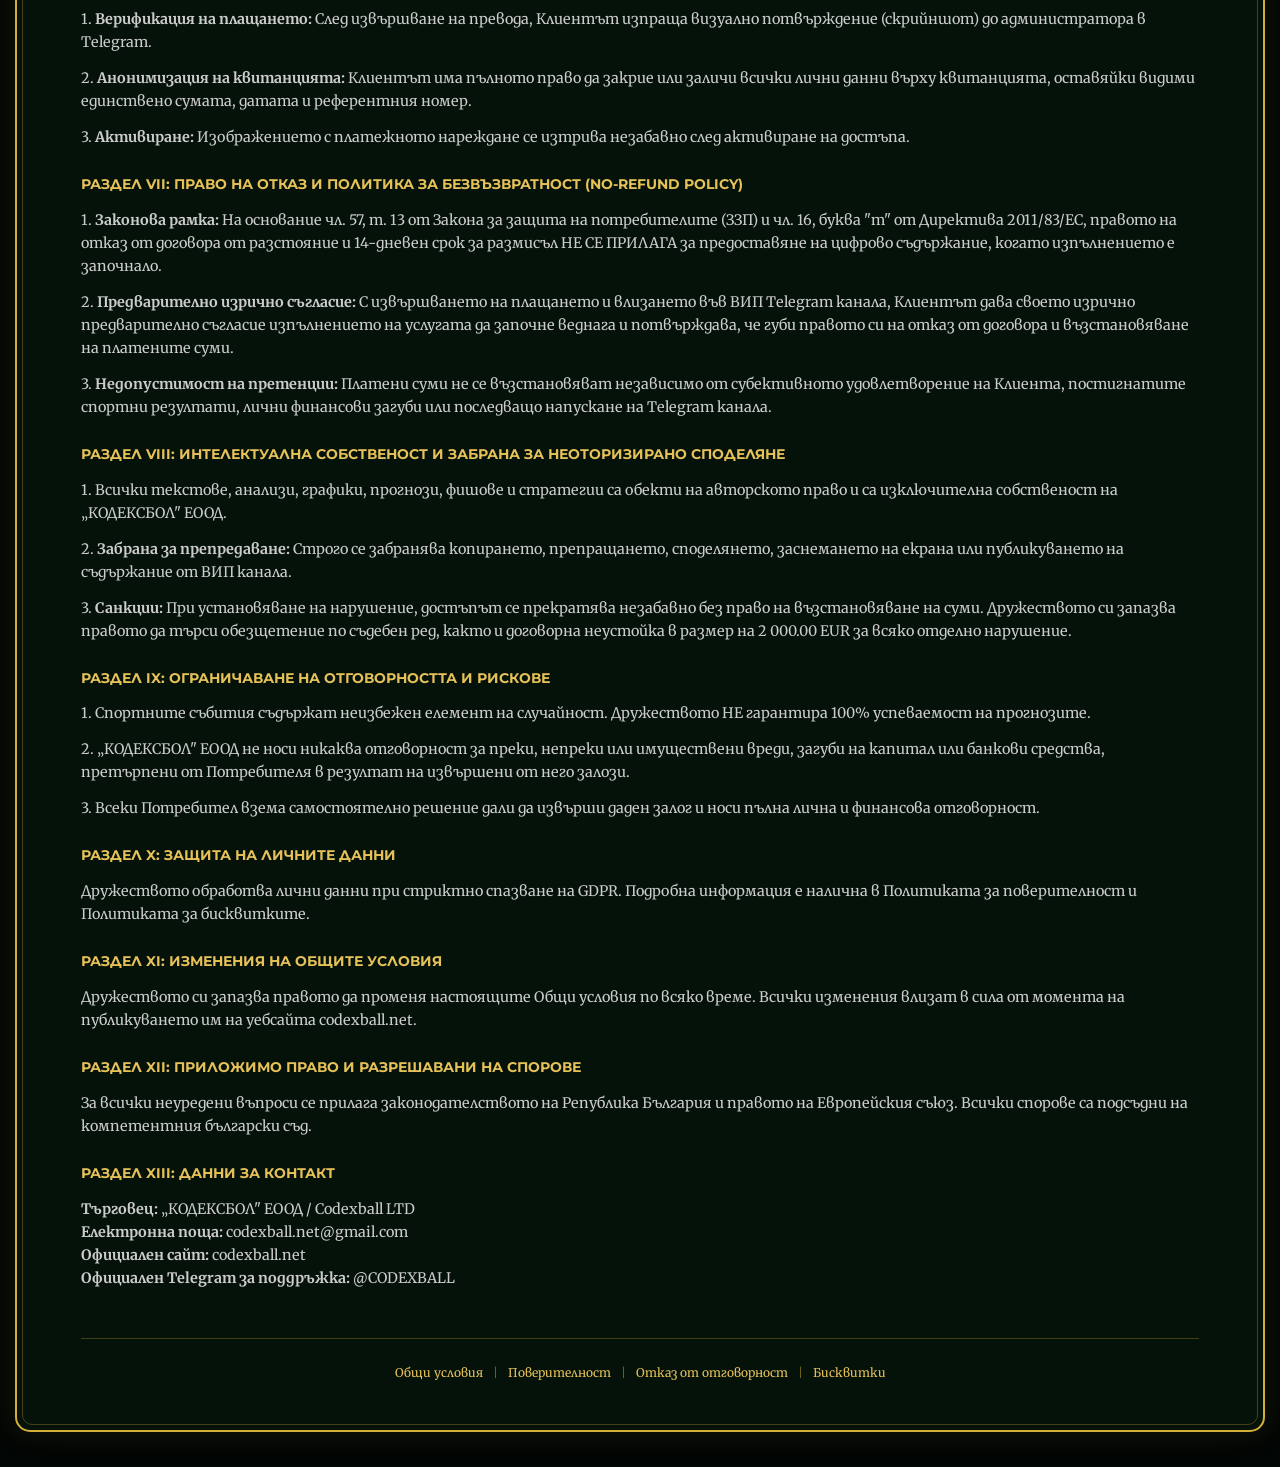
<file: terms.html>
<!DOCTYPE html>
<html lang="bg">
<head>
    <meta charset="UTF-8">
    <meta name="viewport" content="width=device-width, initial-scale=1.0">
    <title>Общи условия - Codexball</title>
    <link rel="preconnect" href="https://fonts.googleapis.com">
    <link rel="preconnect" href="https://fonts.gstatic.com" crossorigin>
    <link href="https://fonts.googleapis.com/css2?family=Montserrat:wght@700;800&family=Merriweather:ital,wght@0,300;0,400;0,700;1,400&display=swap" rel="stylesheet">
    <link rel="stylesheet" href="styles.css">
</head>
<body>
    <div class="page-wrapper">
        <main class="main-container page-content">
            <a href="index.html" class="back-btn">← Обратно към началото</a>
            
            <h1>ОБЩИ УСЛОВИЯ ЗА ПОЛЗВАНЕ И АБОНАМЕНТ</h1>
            <p><em>На търговско дружество „КОДЕКСБОЛ" ЕООД / CODEXBALL LTD<br>Последна актуализация: 01 Ноември 2026 г.</em></p>

            <h2>РАЗДЕЛ I: ИДЕНТИФИКАЦИЯ НА ТЪРГОВЕЦА И ПРЕДМЕТ НА ДОГОВОРА</h2>
            <p>1. <strong>Данни за Търговеца:</strong> „КОДЕКСБОЛ" ЕООД (наричано по-долу „Дружеството", „Търговецът" или „Codexball"), ЕИК: [Въведи ЕИК], със седалище и адрес на управление: гр. Карлово, ул. Теофан Райнов 57, ет. 3, представлявано от Управителя: Матей Христов, официален уебсайт: codexball.net, имейл за връзка: codexball.net@gmail.com</p>
            <p>2. <strong>Предмет:</strong> Настоящите Общи условия (ОУ) уреждат правните взаимоотношения между Дружеството и всяко физическо или юридическо лице (наричано по-долу „Потребител" или „Клиент"), използващо уебсайта codexball.net, безплатните Telegram канали на Codexball или закупило платен „Месечен ВИП абонамент" за достъп до платения ВИП Telegram канал.</p>
            <p>3. <strong>Правно обвързване:</strong> Настоящите Общи условия съставляват валиден договор от разстояние между Търговеца и Потребителя. Чрез извършването на плащане за ВИП абонамент, доброволното присъединяване към Telegram каналите или изпращането на потвърждение за превод, Потребителят потвърждава, че се е запознал с настоящите Общи условия, разбрал е съдържанието им и ги приема безусловно.</p>

            <h2>РАЗДЕЛ II: ПРАВЕН СТАТУТ И РАЗГРАНИЧЕНИЕ ОТ ХАЗАРТ И ФИНАНСОВИ КОНСУЛТАЦИИ</h2>
            <p>1. <strong>Естество на съдържанието:</strong> Предоставяната от Дружеството услуга се състои изцяло в предоставянето на цифрово авторско съдържание с информационен и аналитичен характер — спортно-статистически анализи, математически вероятности, илюстративни прогнози и информационни методики за управление на игрален капитал (Bankroll Management).</p>
            <p>2. <strong>Липса на хазартен лиценз:</strong> Дружеството НЕ Е хазартен оператор и НЕ извършва хазартна дейност по смисъла на Закона за хазарта. Дружеството не приема залози, не организира игри на късмета, не държи клиентски депозити, не изплаща печалби и не оперира като букмейкър.</p>
            <p>3. <strong>Разграничение от финансови услуги:</strong> Предоставяната информация и стратегии за залагане НЕ съставляват инвестиционна консултация, финансов съвет или услуга по смисъла на ЗПФИ или Директива 2014/65/ЕС (MiFID II). Съдържанието изразява единствено субективното аналитично мнение на екипа на Codexball.</p>

            <h2>РАЗДЕЛ III: ИЗИСКВАНИЯ КЪМ ПОТРЕБИТЕЛИТЕ (18+)</h2>
            <p>1. Услугите, предлагани от Дружеството, са предназначени единствено и изключително за лица, навършили 18-годишна възраст.</p>
            <p>2. С извършването на плащане за абонамент или присъединяването към Telegram каналите, Потребителят декларира под наказателна отговорност, че е пълнолетен и притежава пълна дееспособност да сключва правнообвързващи сделки.</p>
            <p>3. Търговецът си запазва правото незабавно да прекрати достъпа на всеки Потребител без право на възстановяване на суми, ако установи, че Потребителят е ненавършил пълнолетие.</p>

            <h2>РАЗДЕЛ IV: ОБХВАТ И СПЕЦИФИКАЦИЯ НА УСЛУГАТА</h2>
            <p>1. <strong>Безплатно съдържание (50% Демо преглед):</strong> В безплатния си информационен Telegram канал Дружеството предоставя безвъзмездно приблизително 50% от цялостния обем аналитична информация. Това се прави с цел пълна търговска прозрачност, давайки възможност на Потребителя предварително да се запознае със стила, качеството и методологията на работа.</p>
            <p>2. <strong>ВИП съдържание (100% Пълен достъп):</strong> С закупуването на „Месечен ВИП абонамент", Клиентът получава 100% достъп до цялото генерирано VIP съдържание във платения Telegram канал за съответния период.</p>
            <p>3. <strong>Липса на фиксирана дневна квота:</strong> Търговецът предоставя 100% от своя аналитичен продукт, без да се обвързва с твърд или задължителен дневен/седмичен брой прогнози. Публикуването на съдържание зависи изцяло от наличните спортни събития в световен мащаб и субективната преценка на аналитичния екип.</p>

            <h2>РАЗДЕЛ V: ЦЕНИ, ПЕРИОД И НАЧИНИ НА РАЗПЛАЩАНЕ</h2>
            <p>1. <strong>Крайна цена:</strong> Цената на услугата „Месечен ВИП абонамент" е фиксирана на 50.00 EUR (петдесет евро) за срок от 1 (един) месец (30 последователни календарни дни). Цената включва всички дължими данъци и такси.</p>
            <p>2. <strong>Еднократно плащане (Без рекурентно таксуване):</strong> Плащането е еднократно за избрания 30-дневен период. Дружеството НЕ прилага автоматичен абонамент (recurring billing) и НЕ удържа последващи суми без изрично действие на Потребителя.</p>
            <p>3. <strong>Методи за плащане:</strong> Плащането се извършва предварително чрез банков превод, дигитални портфейли (Revolut, Wise, Paysera, iCARD, PayPal, EasyPay), дебитни/кредитни карти или BuyMeACoffee.</p>
            <p>4. <strong>Такси за превод:</strong> Всички евентуални банков такси, комисионни или разходи за превалутиране са изцяло за сметка на Потребителя.</p>

            <h2>РАЗДЕЛ VI: ПРОЦЕДУРА ПО АКТИВИРАНЕ НА ДОСТЪПА И ВЕРИФИКАЦИЯ</h2>
            <p>1. <strong>Верификация на плащането:</strong> След извършване на превода, Клиентът изпраща визуално потвърждение (скрийншот) до администратора в Telegram.</p>
            <p>2. <strong>Анонимизация на квитанцията:</strong> Клиентът има пълното право да закрие или заличи всички лични данни върху квитанцията, оставяйки видими единствено сумата, датата и референтния номер.</p>
            <p>3. <strong>Активиране:</strong> Изображението с платежното нареждане се изтрива незабавно след активиране на достъпа.</p>

            <h2>РАЗДЕЛ VII: ПРАВО НА ОТКАЗ И ПОЛИТИКА ЗА БЕЗВЪЗВРАТНОСТ (NO-REFUND POLICY)</h2>
            <p>1. <strong>Законова рамка:</strong> На основание чл. 57, т. 13 от Закона за защита на потребителите (ЗЗП) и чл. 16, буква "m" от Директива 2011/83/ЕС, правото на отказ от договора от разстояние и 14-дневен срок за размисъл НЕ СЕ ПРИЛАГА за предоставяне на цифрово съдържание, когато изпълнението е започнало.</p>
            <p>2. <strong>Предварително изрично съгласие:</strong> С извършването на плащането и влизането във ВИП Telegram канала, Клиентът дава своето изрично предварително съгласие изпълнението на услугата да започне веднага и потвърждава, че губи правото си на отказ от договора и възстановяване на платените суми.</p>
            <p>3. <strong>Недопустимост на претенции:</strong> Платени суми не се възстановяват независимо от субективното удовлетворение на Клиента, постигнатите спортни резултати, лични финансови загуби или последващо напускане на Telegram канала.</p>

            <h2>РАЗДЕЛ VIII: ИНТЕЛЕКТУАЛНА СОБСТВЕНОСТ И ЗАБРАНА ЗА НЕОТОРИЗИРАНО СПОДЕЛЯНЕ</h2>
            <p>1. Всички текстове, анализи, графики, прогнози, фишове и стратегии са обекти на авторското право и са изключителна собственост на „КОДЕКСБОЛ" ЕООД.</p>
            <p>2. <strong>Забрана за препредаване:</strong> Строго се забранява копирането, препращането, споделянето, заснемането на екрана или публикуването на съдържание от ВИП канала.</p>
            <p>3. <strong>Санкции:</strong> При установяване на нарушение, достъпът се прекратява незабавно без право на възстановяване на суми. Дружеството си запазва правото да търси обезщетение по съдебен ред, както и договорна неустойка в размер на 2 000.00 EUR за всяко отделно нарушение.</p>

            <h2>РАЗДЕЛ IX: ОГРАНИЧАВАНЕ НА ОТГОВОРНОСТТА И РИСКОВЕ</h2>
            <p>1. Спортните събития съдържат неизбежен елемент на случайност. Дружеството НЕ гарантира 100% успеваемост на прогнозите.</p>
            <p>2. „КОДЕКСБОЛ" ЕООД не носи никаква отговорност за преки, непреки или имуществени вреди, загуби на капитал или банкови средства, претърпени от Потребителя в резултат на извършени от него залози.</p>
            <p>3. Всеки Потребител взема самостоятелно решение дали да извърши даден залог и носи пълна лична и финансова отговорност.</p>

            <h2>РАЗДЕЛ X: ЗАЩИТА НА ЛИЧНИТЕ ДАННИ</h2>
            <p>Дружеството обработва лични данни при стриктно спазване на GDPR. Подробна информация е налична в Политиката за поверителност и Политиката за бисквитките.</p>

            <h2>РАЗДЕЛ XI: ИЗМЕНЕНИЯ НА ОБЩИТЕ УСЛОВИЯ</h2>
            <p>Дружеството си запазва правото да променя настоящите Общи условия по всяко време. Всички изменения влизат в сила от момента на публикуването им на уебсайта codexball.net.</p>

            <h2>РАЗДЕЛ XII: ПРИЛОЖИМО ПРАВО И РАЗРЕШАВАНИ НА СПОРОВЕ</h2>
            <p>За всички неуредени въпроси се прилага законодателството на Република България и правото на Европейския съюз. Всички спорове са подсъдни на компетентния български съд.</p>

            <h2>РАЗДЕЛ XIII: ДАННИ ЗА КОНТАКТ</h2>
            <p><strong>Търговец:</strong> „КОДЕКСБОЛ" ЕООД / Codexball LTD<br>
            <strong>Електронна поща:</strong> codexball.net@gmail.com<br>
            <strong>Официален сайт:</strong> codexball.net<br>
            <strong>Официален Telegram за поддръжка:</strong> @CODEXBALL</p>

            <footer class="footer" style="margin-top: 3rem;">
                <nav class="footer-links">
                    <a href="terms.html">Общи условия</a>
                    <span class="separator">|</span>
                    <a href="privacy.html">Поверителност</a>
                    <span class="separator">|</span>
                    <a href="disclaimer.html">Отказ от отговорност</a>
                    <span class="separator">|</span>
                    <a href="cookies.html">Бисквитки</a>
                </nav>
            </footer>
        </main>
    </div>
</body>
</html>
</file>
<file: styles.css>
/* =========================================
   CSS VARIABLES (DESIGN SYSTEM)
   ========================================= */
:root {
    --bg-color: #05120a; /* Very dark green/black */
    --border-color: #d4af37; /* Gold */
    --gold-gradient: linear-gradient(180deg, #fceb9d 0%, #d4af37 40%, #b8860b 100%);
    --gold-text: #e5c158;
    --text-color: #e0e0e0;
    --font-heading: 'Montserrat', sans-serif;
    --font-body: 'Merriweather', serif;
}

/* =========================================
   RESET & BASE STYLES
   ========================================= */
* {
    margin: 0;
    padding: 0;
    box-sizing: border-box;
}

body {
    background-color: #020604;
    color: var(--text-color);
    font-family: var(--font-body);
    line-height: 1.5; 
    -webkit-font-smoothing: antialiased;
    min-height: 100vh;
}

/* =========================================
   AGE GATE OVERLAY
   ========================================= */
.age-gate {
    position: fixed;
    top: 0;
    left: 0;
    width: 100vw;
    height: 100dvh;
    background-color: #000;
    z-index: 9999;
    display: flex;
    justify-content: center;
    align-items: center;
    padding: 0; 
}

.age-gate-content {
    width: 100%;
    max-width: 450px;
    height: 100%;
    max-height: 850px;
    display: flex;
    flex-direction: column;
    justify-content: flex-end;
    padding: 1.5rem;
    position: relative;
    background-color: #000;
    background-image: url('assets/Masked-man.png'); 
    background-size: 100% auto; 
    background-position: top center;
    background-repeat: no-repeat;
    border: 2px solid var(--border-color);
    border-radius: 15px;
    overflow: hidden;
}

.age-gate-content::before {
    content: '';
    position: absolute;
    bottom: 0;
    left: 0;
    width: 100%;
    height: 60%;
    background: linear-gradient(to top, #000 60%, transparent 100%);
    z-index: 1;
    pointer-events: none;
}

.age-gate-text, .age-gate-buttons {
    position: relative;
    z-index: 2;
    text-align: center;
}

.age-icon {
    width: 60px; 
    height: 60px;
    border: 2px solid var(--border-color);
    border-radius: 50%;
    display: flex;
    justify-content: center;
    align-items: center;
    font-family: var(--font-heading);
    font-size: 1.5rem; 
    color: var(--gold-text);
    margin: 0 auto 1rem auto;
    box-shadow: 0 0 15px rgba(212, 175, 55, 0.3);
    background-color: #000;
}

.age-gate-text h2 {
    font-family: var(--font-heading);
    color: var(--gold-text);
    font-size: 1rem; 
    margin-bottom: 1.2rem;
    letter-spacing: 1px;
}

.age-gate-buttons {
    display: flex;
    flex-direction: column;
    gap: 0.8rem;
    margin-bottom: 0.5rem;
}

.btn-primary, .btn-outline {
    width: 100%;
    padding: 0.5rem 1rem; 
    border-radius: 30px;
    font-family: var(--font-body);
    font-weight: 700;
    font-size: 0.8rem; 
    cursor: pointer;
    border: none;
    transition: transform 0.2s;
}

.btn-primary {
    background: var(--gold-gradient);
    color: #000;
    border: 2px solid transparent;
}

.btn-outline {
    background: transparent;
    color: #fff;
    border: 2px solid var(--border-color);
}

.btn-primary:hover, .btn-outline:hover {
    transform: scale(1.02);
}

/* =========================================
   MAIN PAGE LAYOUT
   ========================================= */
.page-wrapper {
    padding: 15px; 
    display: flex;
    justify-content: center;
}

.main-container {
    background-color: var(--bg-color);
    border: 2px solid var(--border-color);
    border-radius: 15px;
    width: 100%;
    max-width: 1400px; 
    padding: 1.5rem 1.2rem;
    box-shadow: 0 0 30px rgba(212, 175, 55, 0.1);
    position: relative;
}

.main-container::after {
    content: '';
    position: absolute;
    top: 5px;
    left: 5px;
    right: 5px;
    bottom: 5px;
    border: 1px solid rgba(212, 175, 55, 0.3);
    border-radius: 10px;
    pointer-events: none;
}

/* =========================================
   HEADER & LOGO
   ========================================= */
.header {
    text-align: center;
    margin-bottom: 1.5rem; 
}

.main-logo {
    width: 110px; 
    height: auto;
    margin-bottom: 0;
    border-radius: 50%;
}

/* =========================================
   CONTENT & TYPOGRAPHY
   ========================================= */
.content-section {
    text-align: center;
    margin-bottom: 1.5rem;
}

/* Lead text now matches body text size */
.lead-text {
    font-size: 0.75rem; 
    margin-bottom: 0.8rem;
    color: #fff;
    font-weight: 700;
}

.body-text {
    font-size: 0.75rem; 
    margin-bottom: 0.8rem;
    color: #ccc;
}

.divider {
    display: flex;
    align-items: center;
    justify-content: center;
    margin: 1rem 0;
    color: var(--border-color);
}

.divider::before, .divider::after {
    content: '';
    height: 1px;
    background: linear-gradient(90deg, transparent, var(--border-color), transparent);
    flex: 1;
}

.divider span {
    margin: 0 15px;
    font-size: 0.9rem; 
}

/* =========================================
   BUTTONS (CALL TO ACTIONS) - 3 IN A ROW
   ========================================= */
.cta-section {
    display: flex;
    flex-direction: row; 
    gap: 0.5rem;
    margin-bottom: 2rem;
    align-items: stretch; 
}

.btn-gold-large {
    flex: 1; 
}

.store-buttons {
    flex: 2;
    display: flex;
    flex-direction: row;
    gap: 0.5rem;
    width: auto; 
}

.btn-gold-small {
    flex: 1;
}

.btn-gold-large, .btn-gold-small {
    display: flex;
    flex-direction: column; 
    align-items: center;
    justify-content: center;
    text-align: center;
    background: var(--gold-gradient);
    color: #000;
    text-decoration: none;
    border-radius: 10px; 
    font-family: var(--font-heading);
    box-shadow: 0 4px 10px rgba(212, 175, 55, 0.3);
    transition: all 0.3s ease;
    padding: 0.6rem 0.2rem; 
    font-size: 0.55rem; 
    line-height: 1.2;
    gap: 5px;
    overflow-wrap: break-word; 
}

.btn-gold-large:hover, .btn-gold-small:hover {
    filter: brightness(1.1);
    transform: translateY(-2px);
    box-shadow: 0 6px 15px rgba(212, 175, 55, 0.5);
}

.btn-gold-large i, .btn-gold-small i {
    font-size: 1.3rem; 
}

/* =========================================
   LEGAL SECTION
   ========================================= */
.legal-section {
    border-top: 1px solid rgba(212, 175, 55, 0.3);
    padding-top: 1.5rem;
}

.age-warning-bar {
    display: flex;
    align-items: center;
    justify-content: space-between;
    background: rgba(212, 175, 55, 0.1);
    border: 1px solid var(--border-color);
    border-radius: 8px;
    padding: 6px 10px;
    margin-bottom: 1.5rem;
}

.age-warning-bar p {
    flex: 1;
    text-align: center;
    font-size: 0.65rem; 
    color: var(--gold-text);
    font-weight: 700;
    margin: 0 8px;
    text-transform: uppercase;
    font-family: var(--font-heading);
    line-height: 1.2;
}

.age-badge {
    background: #000;
    color: #ff0000;
    border: 2px solid #ff0000;
    border-radius: 50%;
    width: 32px; 
    height: 32px;
    display: flex;
    align-items: center;
    justify-content: center;
    font-weight: 900;
    font-size: 0.75rem; 
    flex-shrink: 0;
}

.disclaimer-box {
    margin-bottom: 1.5rem;
    text-align: center;
}

.disclaimer-box p {
    font-size: 0.7rem; 
    color: #999;
    line-height: 1.5;
}

/* =========================================
   PARTNER LOGOS
   ========================================= */
.partner-logos {
    display: flex;
    flex-wrap: wrap;
    justify-content: center;
    align-items: center;
    gap: 15px;
    margin-bottom: 1.5rem;
}

.partner-logos a {
    display: inline-block;
    text-decoration: none;
}

.partner-logo {
    max-height: 35px; 
    width: auto;
    max-width: 85px; 
    object-fit: contain;
    opacity: 0.8;
    transition: opacity 0.3s;
}

.partner-logo:hover {
    opacity: 1;
}

/* =========================================
   FOOTER
   ========================================= */
.footer {
    border-top: 1px solid rgba(212, 175, 55, 0.3);
    padding-top: 1.5rem;
    text-align: center;
}

.footer-links {
    display: flex;
    flex-wrap: wrap;
    justify-content: center;
    gap: 10px;
    align-items: center;
}

.footer-links a {
    color: var(--gold-text);
    text-decoration: none;
    font-size: 0.75rem; 
    transition: color 0.3s;
}

.footer-links a:hover {
    color: #fff;
}

.footer-links .separator {
    color: var(--border-color);
    opacity: 0.5;
    font-size: 0.75rem;
}

/* =========================================
   MOBILE SPECIFIC ADJUSTMENTS (EDGE TO EDGE)
   ========================================= */
@media (max-width: 600px) {
    .page-wrapper {
        padding: 0; 
    }

    .main-container {
        border-radius: 0; 
        border-left: none;
        border-right: none;
        padding: 1.5rem 1rem; 
        min-height: 100vh; 
    }

    .main-container::after {
        display: none; 
    }

    .age-gate-content {
        border-radius: 0; 
        border-left: none;
        border-right: none;
        border-top: none;
        border-bottom: none;
    }

    /* Lead text and body text now match exactly on mobile */
    .lead-text {
        font-size: 0.8rem; 
    }

    .body-text {
        font-size: 0.8rem; 
    }
}

/* =========================================
   RESPONSIVE DESIGN (TABLET & DESKTOP)
   ========================================= */
@media (min-width: 600px) {
    .main-container {
        padding: 3rem 4rem; 
        margin: 20px 0;
    }

    /* Lead text and body text now match exactly on desktop */
    .lead-text {
        font-size: 1rem; 
        margin-bottom: 1.2rem;
    }

    .body-text {
        font-size: 1rem; 
        margin-bottom: 1.2rem;
    }
    
    .age-gate-content {
        height: 90%;
    }
    
    .cta-section {
        gap: 1rem;
        max-width: 900px; 
        margin: 0 auto 2.5rem auto;
    }
    
    .store-buttons {
        gap: 1rem;
    }
    
    .btn-gold-large, .btn-gold-small {
        font-size: 0.8rem; 
        padding: 1rem 0.5rem;
        border-radius: 15px;
        gap: 10px;
    }

    .btn-gold-large i, .btn-gold-small i {
        font-size: 1.8rem; 
    }
}

/* Extra breakpoint for very large screens */
@media (min-width: 1024px) {
    .main-container {
        padding: 4rem 6rem; 
    }
    
    .lead-text {
        font-size: 1.1rem;
    }

    .body-text {
        font-size: 1.1rem;
    }
}

/* =========================================
   LEGAL PAGES (TERMS, PRIVACY, ETC.)
   ========================================= */
.page-content {
    text-align: left;
    padding: 1.5rem 1.2rem;
    line-height: 1.6;
}

.page-content h1 {
    color: var(--gold-text);
    font-family: var(--font-heading);
    font-size: 1.2rem; 
    margin-bottom: 1.2rem;
    text-align: center;
    border-bottom: 1px solid var(--border-color);
    padding-bottom: 1rem;
}

.page-content h2 {
    color: var(--gold-text);
    font-family: var(--font-heading);
    font-size: 0.9rem; 
    margin-top: 1.5rem;
    margin-bottom: 0.8rem;
}

.page-content p, .page-content ul {
    color: #ccc;
    font-size: 0.75rem; 
    margin-bottom: 0.8rem;
}

.page-content ul {
    margin-left: 1.2rem;
}

.page-content li {
    margin-bottom: 0.4rem;
}

.back-btn {
    display: inline-block;
    color: var(--gold-text);
    text-decoration: none;
    font-weight: bold;
    font-size: 0.8rem;
    margin-bottom: 1.5rem;
    transition: color 0.3s;
}

.back-btn:hover {
    color: #fff;
}

@media (min-width: 600px) {
    .page-content {
        padding: 3rem 4rem;
    }
    .page-content h1 {
        font-size: 1.6rem;
    }
    .page-content p, .page-content ul {
        font-size: 0.9rem;
    }
}
</file>
